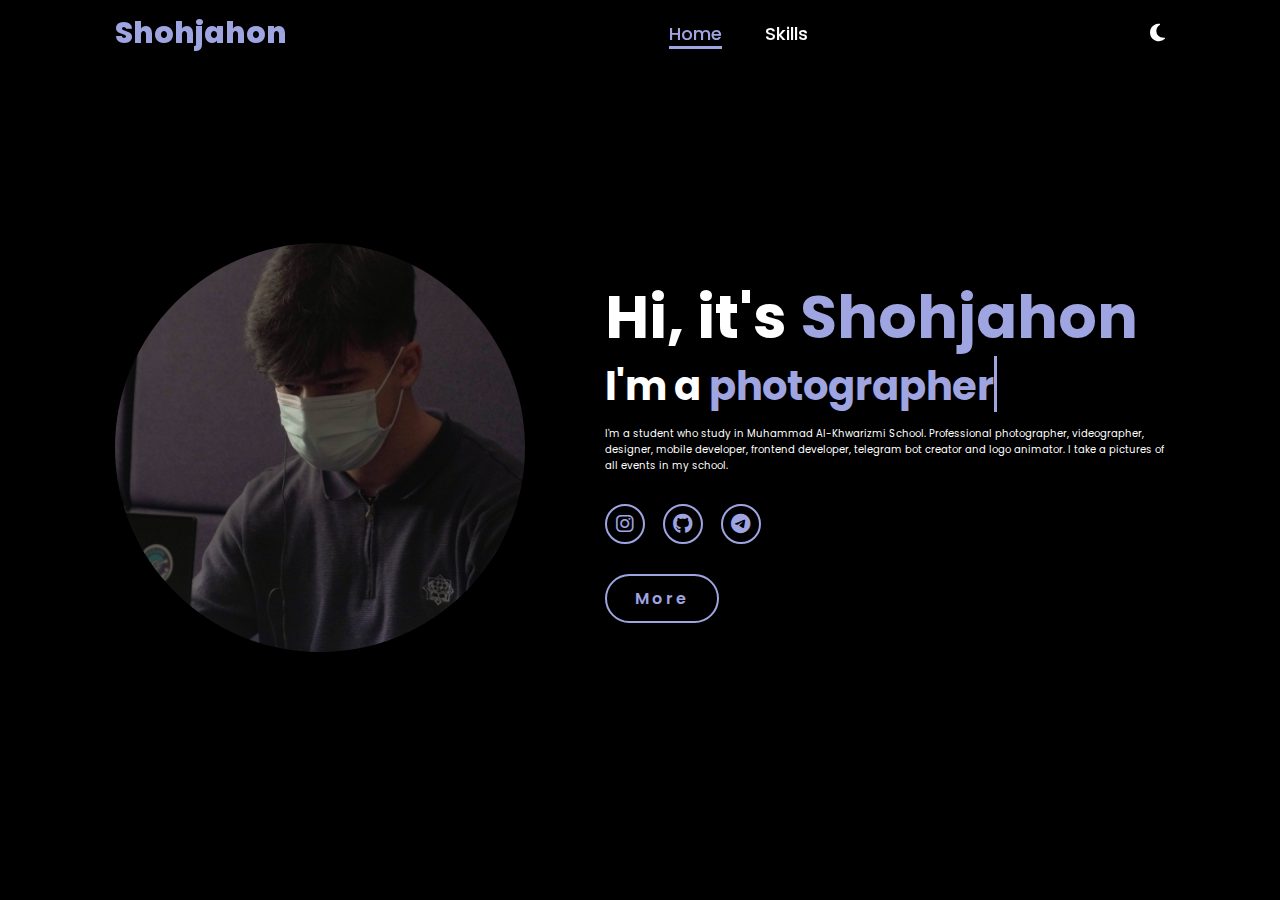
<file: index.html>
<!DOCTYPE html>
<html lang="en">
<head>
    <meta charset="UTF-8">
    <meta name="viewport" content="width=device-width, initial-scale=1.0">
    <link rel="stylesheet" href="https://cdnjs.cloudflare.com/ajax/libs/font-awesome/6.5.2/css/all.min.css">
    <link rel="stylesheet" href="style.css">
    <title>Portfolio Website</title>
</head>
<body>
    <header>
        <a href="#" class="logo">Shohjahon</a>
        <nav>
            <a href="#" class="active">Home</a>
            <a href="skills.html">Skills</a>
        </nav>
        <div id="dark-mode"><i class="fa-solid fa-moon" ></i></div>
    </header>
    <section class="home">
        <div class="home-img">
            <img src="logo.jpg">
        </div>
        <div class="home-content">
            <h1>Hi, it's <span>Shohjahon</span></h1>
            <h3 class="typing-text">I'm a <span></span></h3>
            <p>I'm a student who study in Muhammad Al-Khwarizmi School. Professional photographer, videographer, designer, mobile developer, frontend developer, telegram bot creator and logo animator. I take a pictures of all events in my school. </p>
            <div class="social-icons">
                <a href="https://www.instagram.com/1000sausages"><i  class="fa-brands fa-instagram"></i></a>
                <a href="https://github.com/onehostileguy645"><i  class="fa-brands fa-github"></i></a>
                <a href="https://t.me/one_hostile_person"><i  class="fa-brands fa-telegram"></i></a>
            </div>
            <a href="skills.html" class="btn">More</a>
        </div>
    </section>

    <script src="app.js">

    </script>
</body>
</html>
</file>
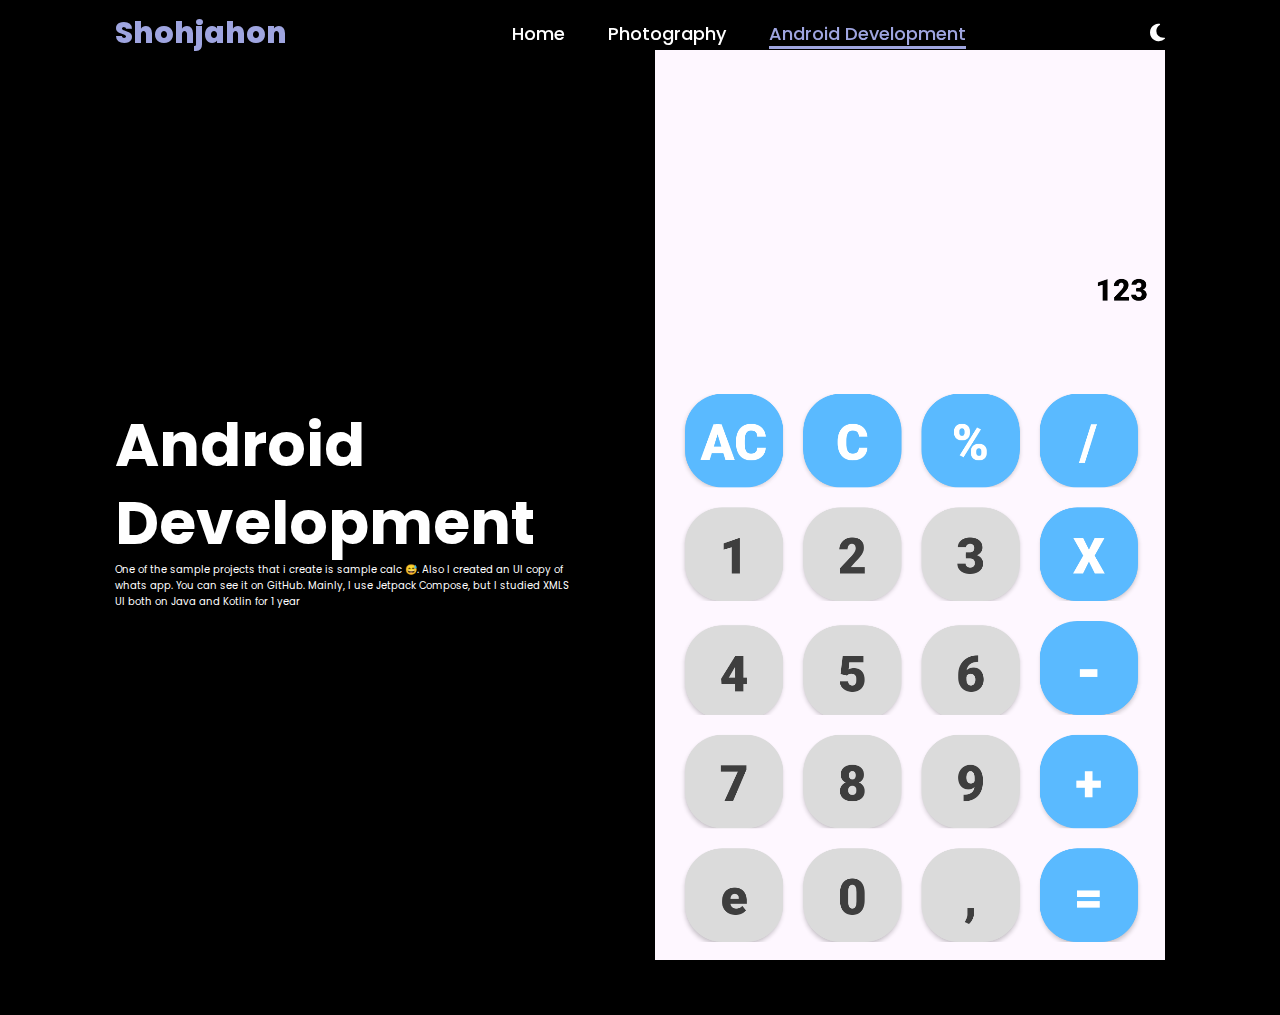
<file: android.html>
<!DOCTYPE html>
<html lang="en">
<head>
    <meta charset="UTF-8">
    <meta name="viewport" content="width=device-width, initial-scale=1.0">
    <link rel="stylesheet" href="https://cdnjs.cloudflare.com/ajax/libs/font-awesome/6.5.2/css/all.min.css">
    <link rel="stylesheet" href="style.css">
    <title>Document</title>
</head>
<body>
    <header>
        <a href="#" class="logo">Shohjahon</a>
        <nav>
            <a href="index.html" >Home</a>
            <a href="photography.html">Photography</a>
            <a href="#" class="active">Android Development</a>
        </nav>
        <div id="dark-mode"><i class="fa-solid fa-moon"></i></div>
        
    </header>
    <section class="home">
        <div class="home-content">
            <h1>Android Development</h1>
            <p>One of the sample projects that i create is sample calc 😅. Also I created an UI copy of whats app. You can see it on GitHub. Mainly, I use Jetpack Compose, but I studied XMLS UI both on Java and Kotlin for 1 year</p>
        </div>
        <div class="android-img photograph">
            <img src="samplecalc.png">
        </div>
        
    </section>
    <script src="app.js">
    </script>
</body>
</html>
</file>
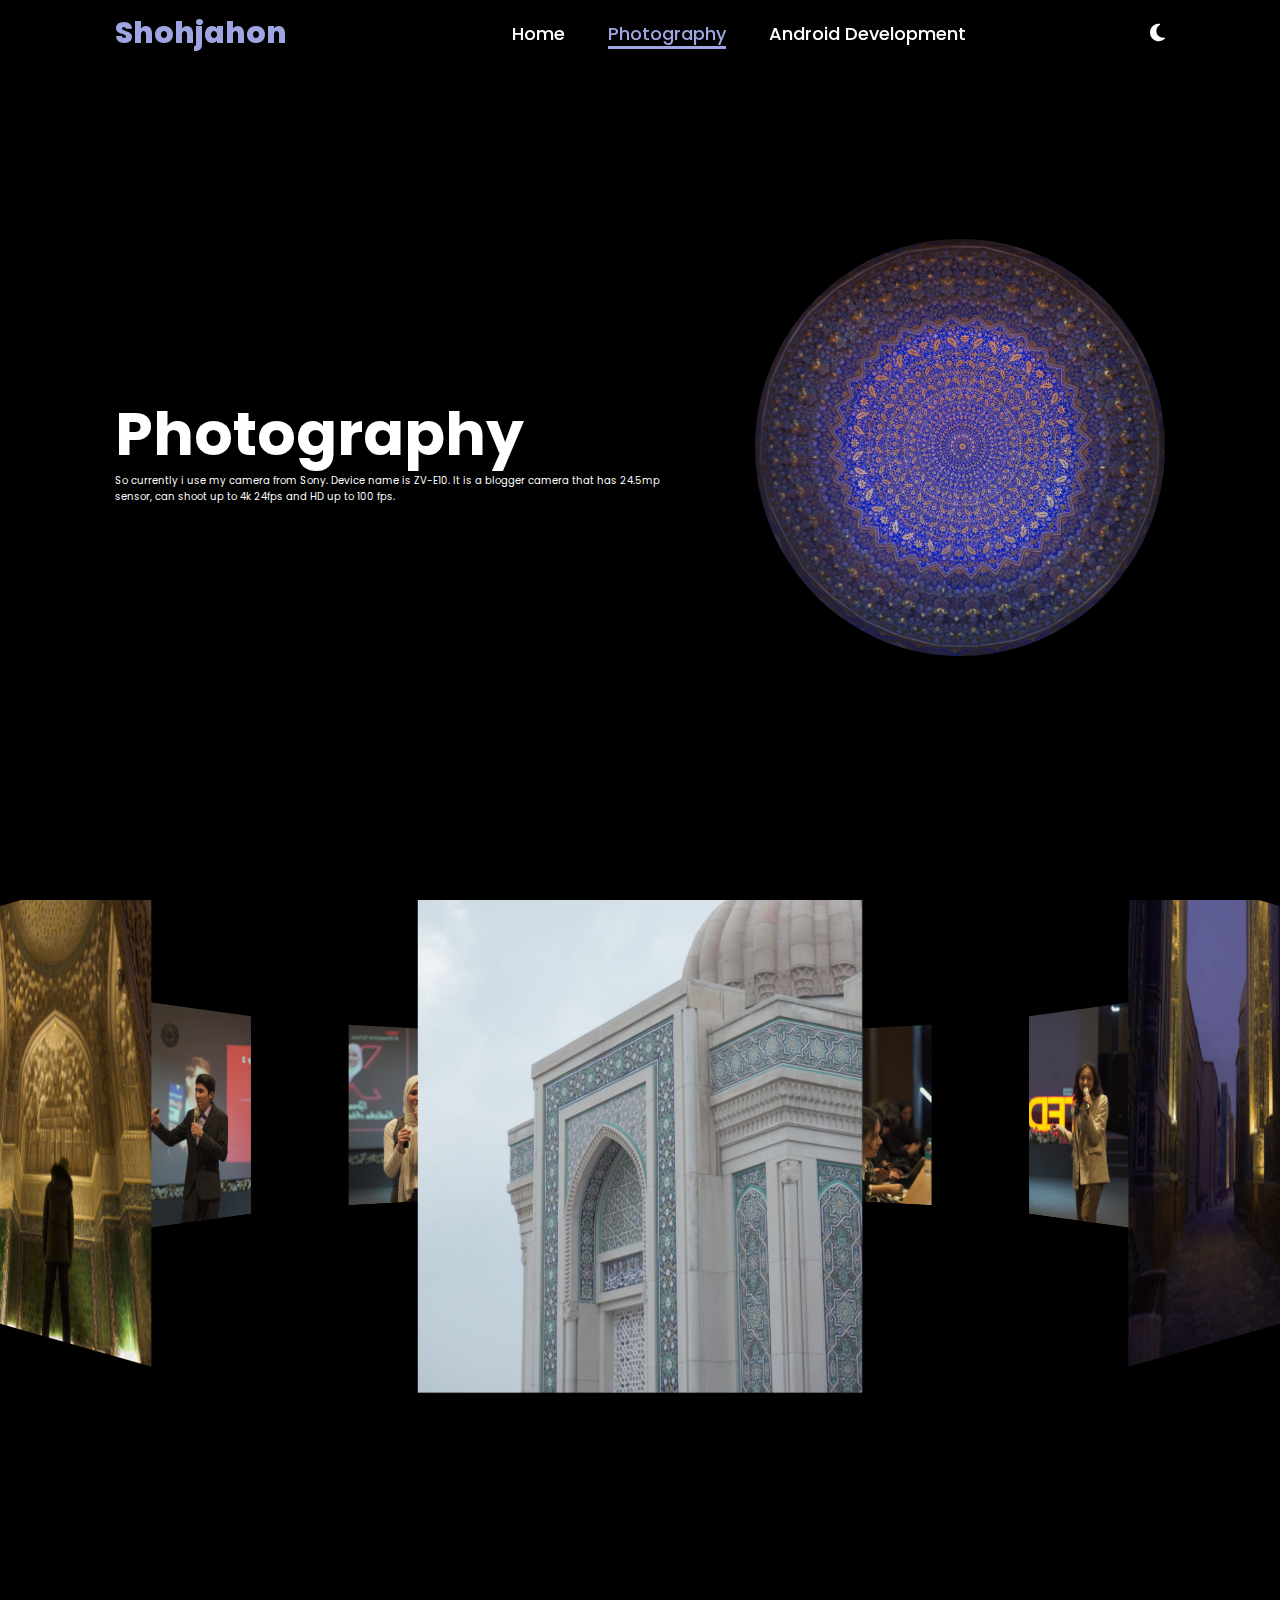
<file: photography.html>
<!DOCTYPE html>
<html lang="en">
<head>
    <meta charset="UTF-8">
    <meta name="viewport" content="width=device-width, initial-scale=1.0">
    <link rel="stylesheet" href="https://cdnjs.cloudflare.com/ajax/libs/font-awesome/6.5.2/css/all.min.css">
    <link rel="stylesheet" href="style.css">
    <title>Document</title>
</head>
<body>
    <header>
        <a href="#" class="logo">Shohjahon</a>
        <nav>
            <a href="index.html" >Home</a>
            <a href="#" class="active">Photography</a>
            <a href="android.html">Android Development</a>
        </nav>
        <div id="dark-mode"><i class="fa-solid fa-moon"></i></div>
        
    </header>
    <section class="home">
        <div class="home-content">
            <h1>Photography</h1>
            <p  >So currently i use my camera from Sony. Device name is ZV-E10. It is a blogger camera that has 24.5mp sensor, can shoot up to 4k 24fps and HD up to 100 fps.</p>
        </div>
        <div class="home-img photograph">
            <img src="photography.jpg">
        </div>
        
    </section>
    <script src="app.js">
    </script>

    <div class="banner" >
        <div class="slider" style="--quantity: 10">
            <div class="item" style="--position: 1"><img src="1.jpg"></div>
            <div class="item" style="--position: 2"><img src="2.jpg"></div>
            <div class="item" style="--position: 3"><img src="3.jpg"></div>
            <div class="item" style="--position: 4"><img src="4.jpg"></div>
            <div class="item" style="--position: 5"><img src="5.jpg"></div>
            <div class="item" style="--position: 6"><img src="6.jpg"></div>
            <div class="item" style="--position: 7"><img src="7.jpg"></div>
            <div class="item" style="--position: 8"><img src="8.jpg"></div>
            <div class="item" style="--position: 9"><img src="9.jpg"></div>
            <div class="item" style="--position: 10"><img src="10.jpg"></div>
        </div>
    </div>
    
</body>
</html>
</file>
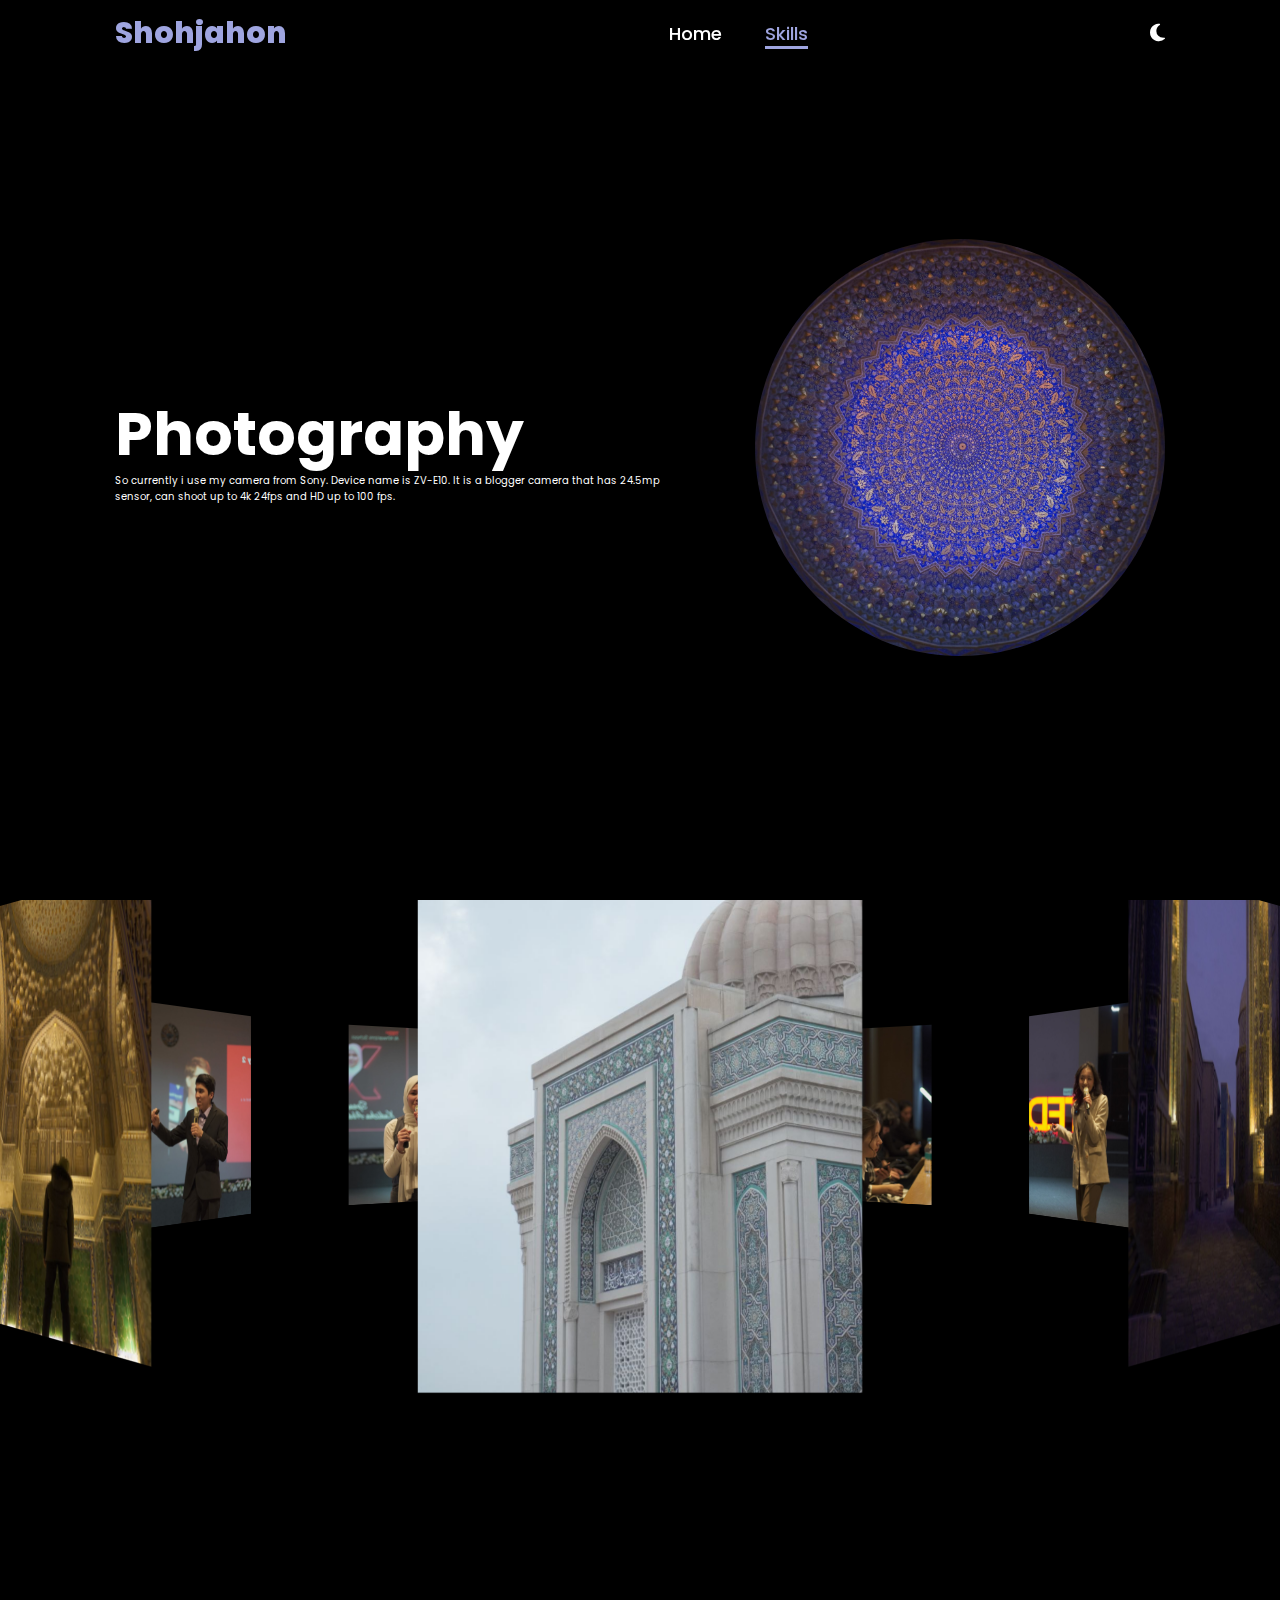
<file: skills.html>
<!DOCTYPE html>
<html lang="en">
<head>
    <meta charset="UTF-8">
    <meta name="viewport" content="width=device-width, initial-scale=1.0">
    <link rel="stylesheet" href="https://cdnjs.cloudflare.com/ajax/libs/font-awesome/6.5.2/css/all.min.css">
    <link rel="stylesheet" href="style.css">
    <title>Document</title>
</head>
<body>
    <header>
        <a href="#" class="logo">Shohjahon</a>
        <nav>
            <a href="index.html" >Home</a>
            <a href="skills.html" class="active">Skills</a>
        </nav>
        <div id="dark-mode"><i class="fa-solid fa-moon"></i></div>
        
    </header>
    <section class="home">
        <div class="home-content">
            <h1>Photography</h1>
            <p  >So currently i use my camera from Sony. Device name is ZV-E10. It is a blogger camera that has 24.5mp sensor, can shoot up to 4k 24fps and HD up to 100 fps.</p>
        </div>
        <div class="home-img photograph">
            <img src="photography.jpg">
        </div>
        
    </section>
    <script src="app.js">
    </script>

    <div class="banner" >
        <div class="slider" style="--quantity: 10">
            <div class="item" style="--position: 1"><img src="1.jpg"></div>
            <div class="item" style="--position: 2"><img src="2.jpg"></div>
            <div class="item" style="--position: 3"><img src="3.jpg"></div>
            <div class="item" style="--position: 4"><img src="4.jpg"></div>
            <div class="item" style="--position: 5"><img src="5.jpg"></div>
            <div class="item" style="--position: 6"><img src="6.jpg"></div>
            <div class="item" style="--position: 7"><img src="7.jpg"></div>
            <div class="item" style="--position: 8"><img src="8.jpg"></div>
            <div class="item" style="--position: 9"><img src="9.jpg"></div>
            <div class="item" style="--position: 10"><img src="10.jpg"></div>
        </div>
    </div>
    
</body>
</html>
</file>
<file: style.css>
@import url('https://fonts.googleapis.com/css2?family=Poppins:wght@100;200;300;400;500;600&display=swap');

*{
    margin:0;
    padding:0;
    box-sizing:border-box;
    text-decoration: none;
    border: none;
    outline: none;
    font-family: 'Poppins', sans-serif;
}

html{
    font-size: 62.5%;
}

#dark-mode{
    cursor:pointer;
    font-size: 2rem;
}

#dark-mode:hover{
    color: #9fa5e0;
}

body.dark-mode,
section.dark-mode{
    color: #000;
    background-color: #fff;
}

nav.dark-mode a{
    color: #000;
    background-color: transparent;
}
.home-content a.dark-mode{
    color: #9fa5e0;
    background-color: #fff;
}

.home-content a.dark-mode:hover{
    color: #fff;
    background-color: #9fa5e0;
    border-bottom: 3px solid #9fa5e0;
}

body{
    width: 100%;
    height: 100vh;
    overflow-x: hidden;
    background-color: #000;
    color: #fff;

}

header{
    position: fixed;
    top: 0;
    left: 0;
    width: 100%;
    padding: 1rem 9%;
    background-color: transparent;
    filter: drop-shadow(10px);
    display: flex;
    justify-content: space-between;
    align-items: center;
    z-index: 100;
}

.logo{
    font-size: 3rem;
    color: #9fa5e0;
    font-weight: 800;
    cursor: pointer;
}

.logo:hover{
    transform: scale(1.1);
}

nav a{
    font-size: 1.8rem;
    color: #fff;
    margin-left: 4rem;
    font-weight: 500;
    transition: 0.3s ease;
    border-bottom: 3px solid transparent;
}

nav a:hover,
nav a.active{
    color: #9fa5e0;
    border-bottom: 3px solid #9fa5e0;
}

@media(max-width:995px){
    nav{
        margin-top: 10px;
        position:absolute;
        top:0;
        left: 0;
        width: 40%;
        padding: 1rem 9%;
        background-color: transparent;
    }
    

    nav.active{
        display: block;
    }

    nav a{
        display: block;
        font-size: 2rem;
        margin: 3rem 0;
    }

    nav a:hover,
    nav a.active{
        border-radius: 0.5rem;
        border-bottom: 0.5rem solid #9fa5e0;
    }
}


section{
    min-height: 100vh;
    padding: 5rem 9% 5rem 
}
.home{
    display: flex;
    justify-content: center;
    align-items: center;
    gap:8rem;
    background-color: #000;
}

.home .home-content h1{
    font-size: 6rem;
    font-weight: 700;
    line-height: 1.3;
}

.home .home-content .h1{
    font-size: 10rem;
    font-weight: 700;
    line-height: 1.3;
}

.home .home-content .h3{
    font-size: 2rem;
    font-weight: 400;
    line-height: 1.3;
}

span{
    color: #9fa5e0;;
}

.home-content h3{
    font-size: 4rem;
    margin-bottom: 1rem;
    font-weight: 700;
}

.home-img{
    border-radius: 50%;
}

.home-img img{
    position: relative;
    width: 32vw;
    border-radius: 50%;
    box-shadow: 0 0 25px solid #9fa5e0;
    cursor:pointer;
    transition: 0.2s linear;
}

.home-img img:hover{
    font-size: 1.8rem;
    font-weight: 500;
}

.social-icons a{
    display:inline-flex;
    justify-content: center;
    align-items: center;
    width: 4rem;
    height: 4rem;
    background-color: transparent;
    border:0.2rem solid #9fa5e0;
    font-size: 2rem;
    border-radius: 50%;
    margin: 3rem 1.5rem 3rem 0;
    transition: 0.3 ease;
    color: #9fa5e0;
}

.social-icons a:hover{
    color: #000;
    transform: scale(1.3) translateY(-5px);
    background-color: #9fa5e0;
    box-shadow: 0 0 25px #9fa5e0;

}

.btn{
    display: inline-block;
    padding: 1rem 2.8rem;
    background-color: #000;
    border-radius: 4rem;
    font-size: 1.6rem;
    color: #9fa5e0;
    letter-spacing: 0.3rem;
    font-weight: 600;
    border: 2px solid #9fa5e0;
    transform: 0.3s ease;
    cursor: pointer;
}

.btn:hover{
    transform: scale3d(1.03);
    background-color: #9fa5e0;
    color: #000;
    box-shadow: 0 0 25px #9fa5e0;
}


.typing-text{
    font-size: 34px;
    font-weight: 600;
    min-width: 280px;
}

.typing-text span{
    position: relative;
}

.typing-text span:before{
    content: "photographer";
    color: #9fa5e0;
    animation: words 20s infinite;
}

.typing-text span:after{
    content: "";
    background-color: #000;
    position: absolute;
    width: calc(100%+8px);
    height: 100%;
    border-left: 3px solid #9fa5e0;
    right: -8;
    animation: cursor 0.6s;
}

@keyframes cursor {
    to{
        border-left: 3px solid #9fa5e0;
    }
}

@keyframes words{
    0%, 20%{
        content: "Photographer";
    }
    21%, 40%{
        content: "Student";
    }
    
    41%, 60%{
        content: "Videographer";
    }
    61%, 80%{
        content: "Designer";
    }
    
    81%, 100%{
        content: "Mobile Developer";
    }

}

@media (max-width: 1000px) {
    .home{
        gap: 4rem;
    }
}

@media (max-width: 995px) {
    .home{
        flex-direction: column;
        margin: 5rem 4rem;
    }
    .home .home-content h1{
        font-size: 5rem;
    }
    .home .home-content h3{
        font-size: 2.5rem;
    }
    .home-img img{
        width: 70vw;
        margin-top: 4rem;
    }
}


.banner{
    width: 100%;
    height: 100vh;
    text-align: center;
    overflow: hidden;
    position: relative;
}

.banner .slider{
    position: absolute;
    width: 200px;
    height: 250px;
    top: 10%;
    left: calc(50% - 100px);
    transform-style: preserve-3d;
    transform: perspective(1000px);
    animation: autoRun 50s linear infinite;
}

@keyframes autoRun{
    from{
        transform: perspective(1000px) rotateY(0deg);
    }to{
        transform: perspective(1000px) rotateY(360deg);

    }
}

.banner .slider .item{
    position: absolute;
    inset: 0 0 0 0;
    transform: rotateY(calc( (var(--position) - 1) * (360 / var(--quantity)) * 1deg))  translateZ(550px);
}

.banner .slider .item img{
    width: 100%;
    height: 100%;
    object-fit: cover;
}
</file>
